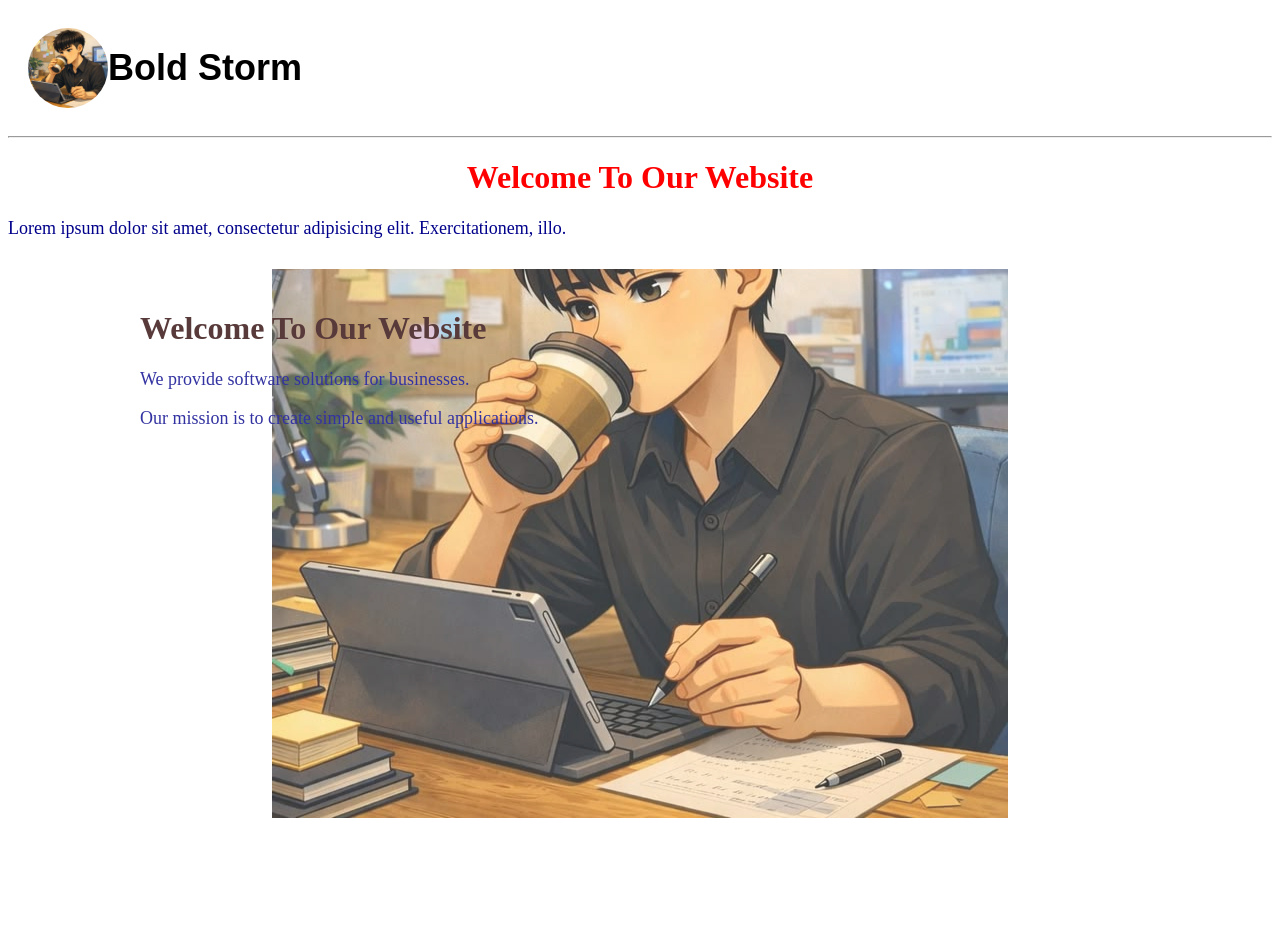
<file: Css/index.html>
<!DOCTYPE html>
<html lang="en">
<head>
    <meta charset="UTF-8">
    <meta name="viewport" content="width=device-width, initial-scale=1.0">
    <title>CSS</title>
    <style>
p {
 color: blue;
}
</style>
<link rel="stylesheet" href="style.css">
</head>
<body>
    <header> <img src="Logo.jpg" alt="Storm"> 
        <h1> Bold Storm</h1></header><hr>
    <h1  style="color:red; text-align: center
;">
 Welcome To Our Website
</h1>
<P>Lorem ipsum dolor sit amet, consectetur adipisicing elit. Exercitationem, illo.</P>

<div class="container">

    <h1>Welcome To Our Website</h1>

    <p>We provide software solutions for businesses.</p>

    <p>Our mission is to create simple and useful applications.</p>

</div>

</body>
</html>
</file>
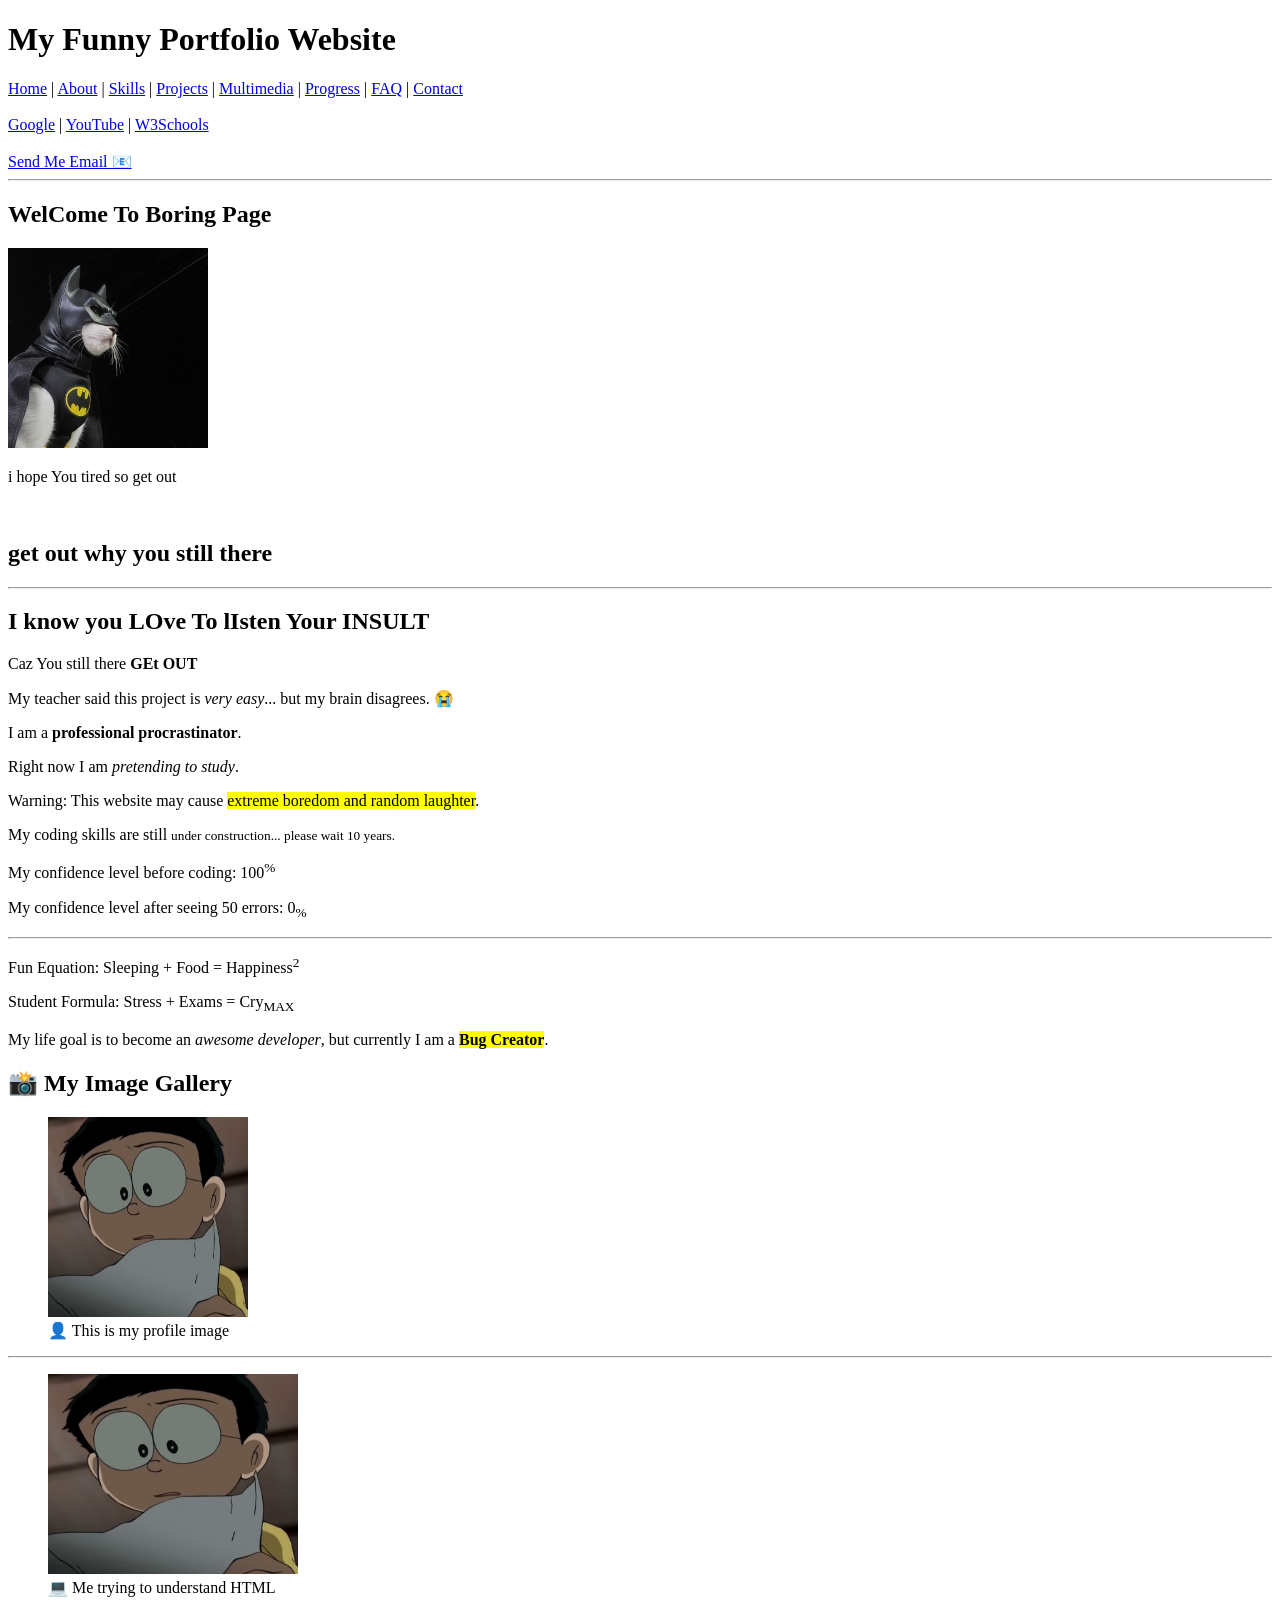
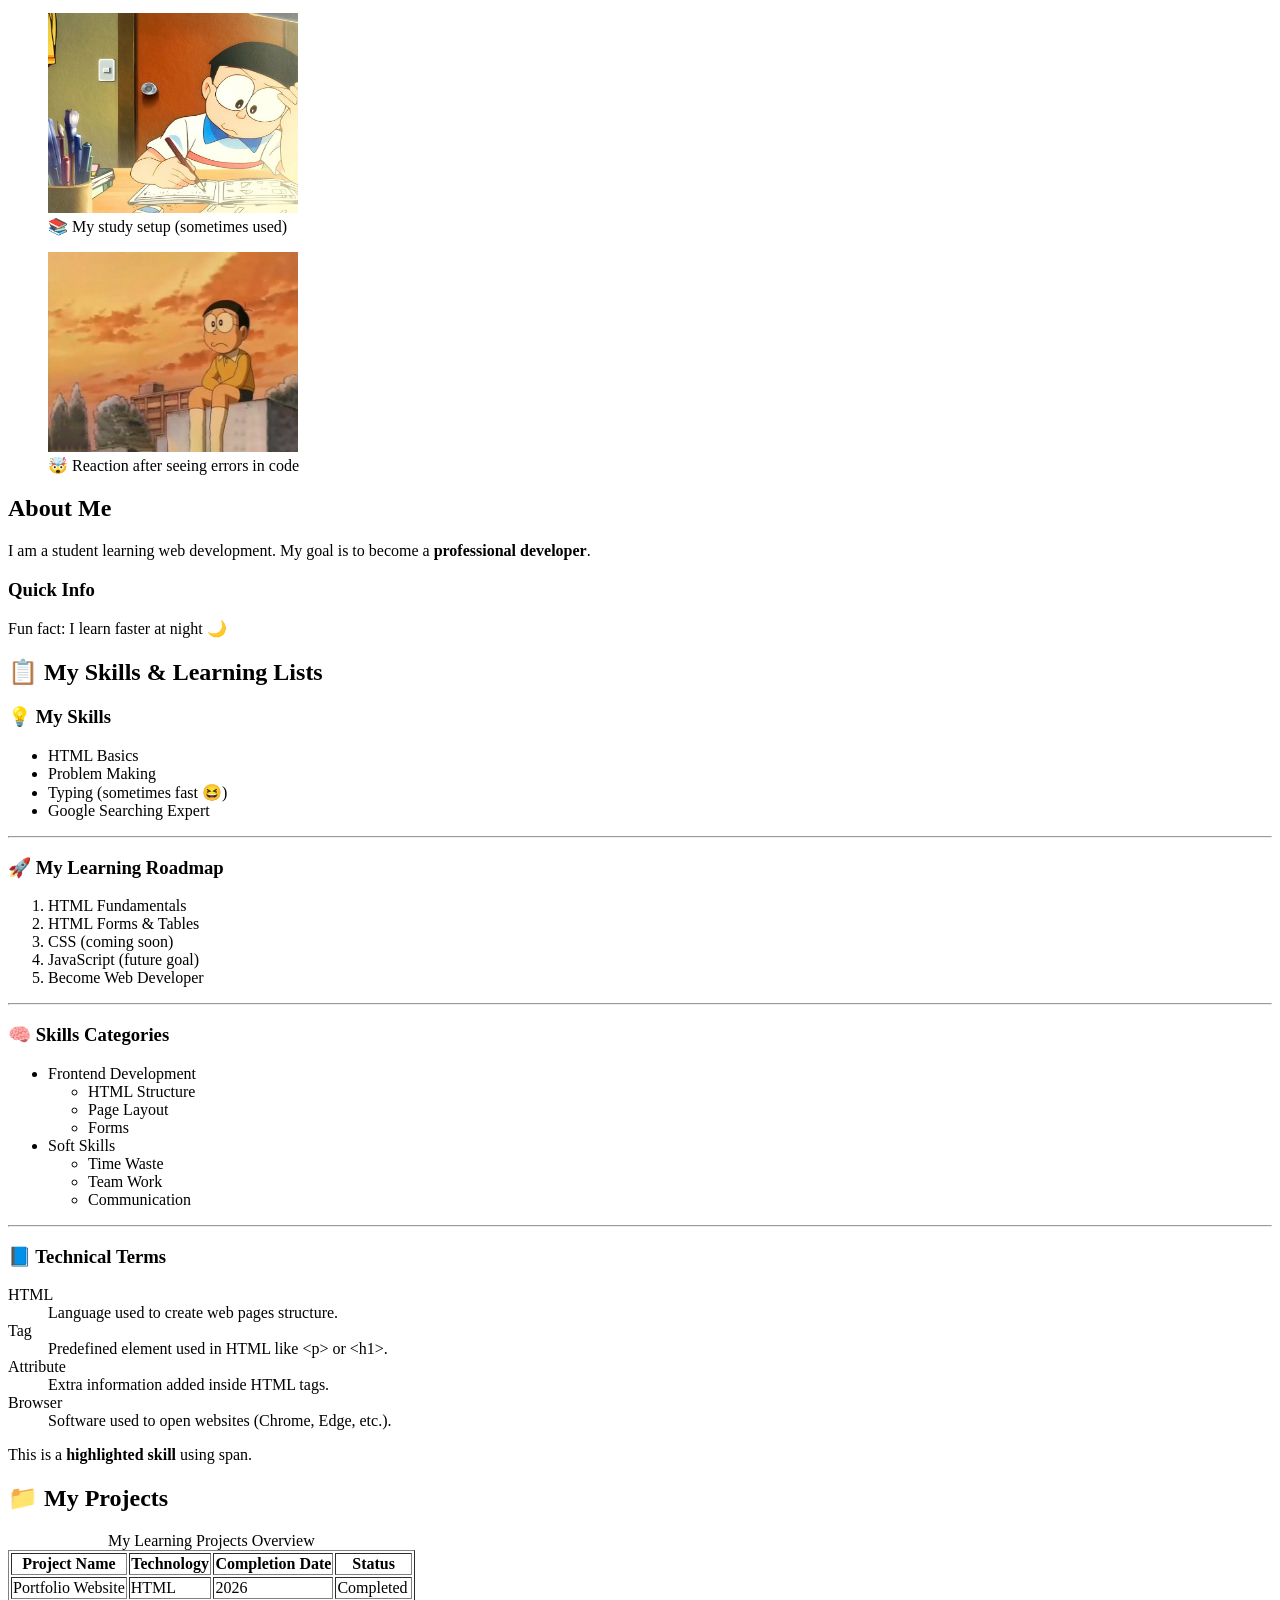
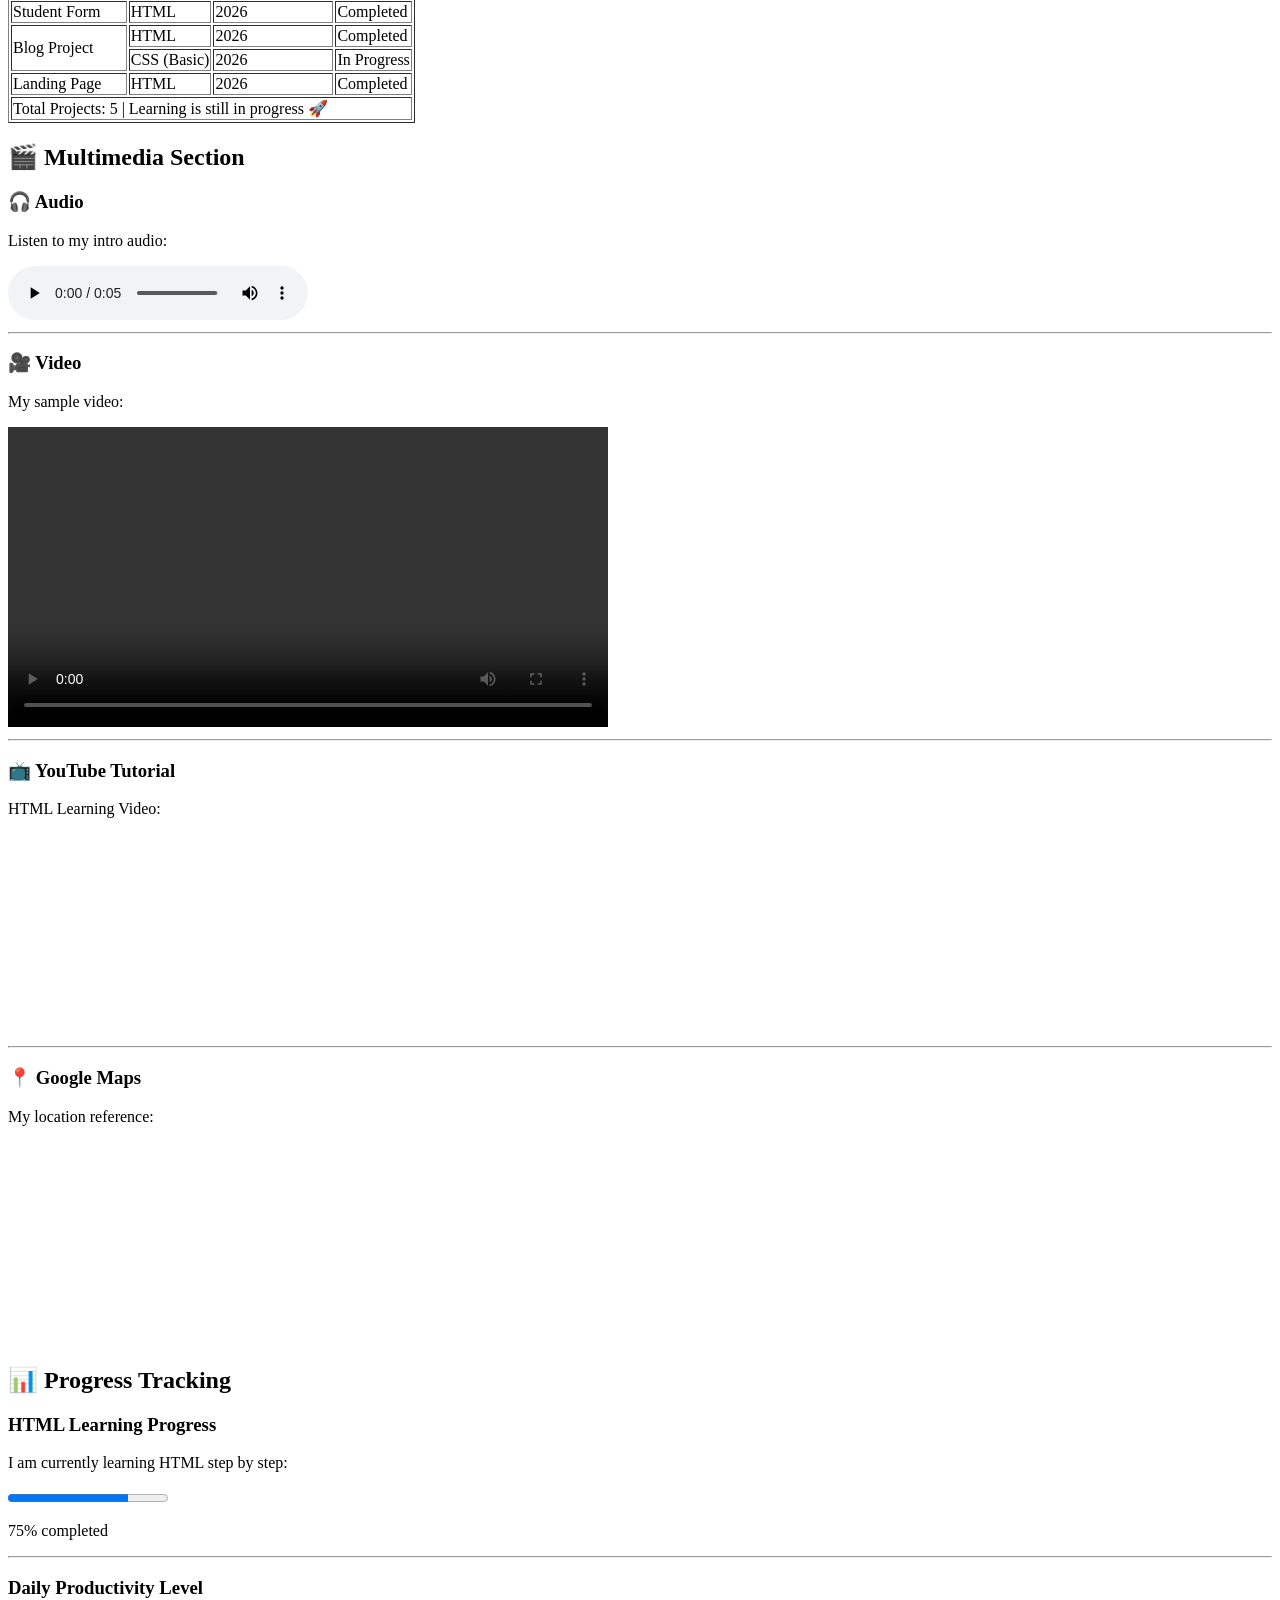
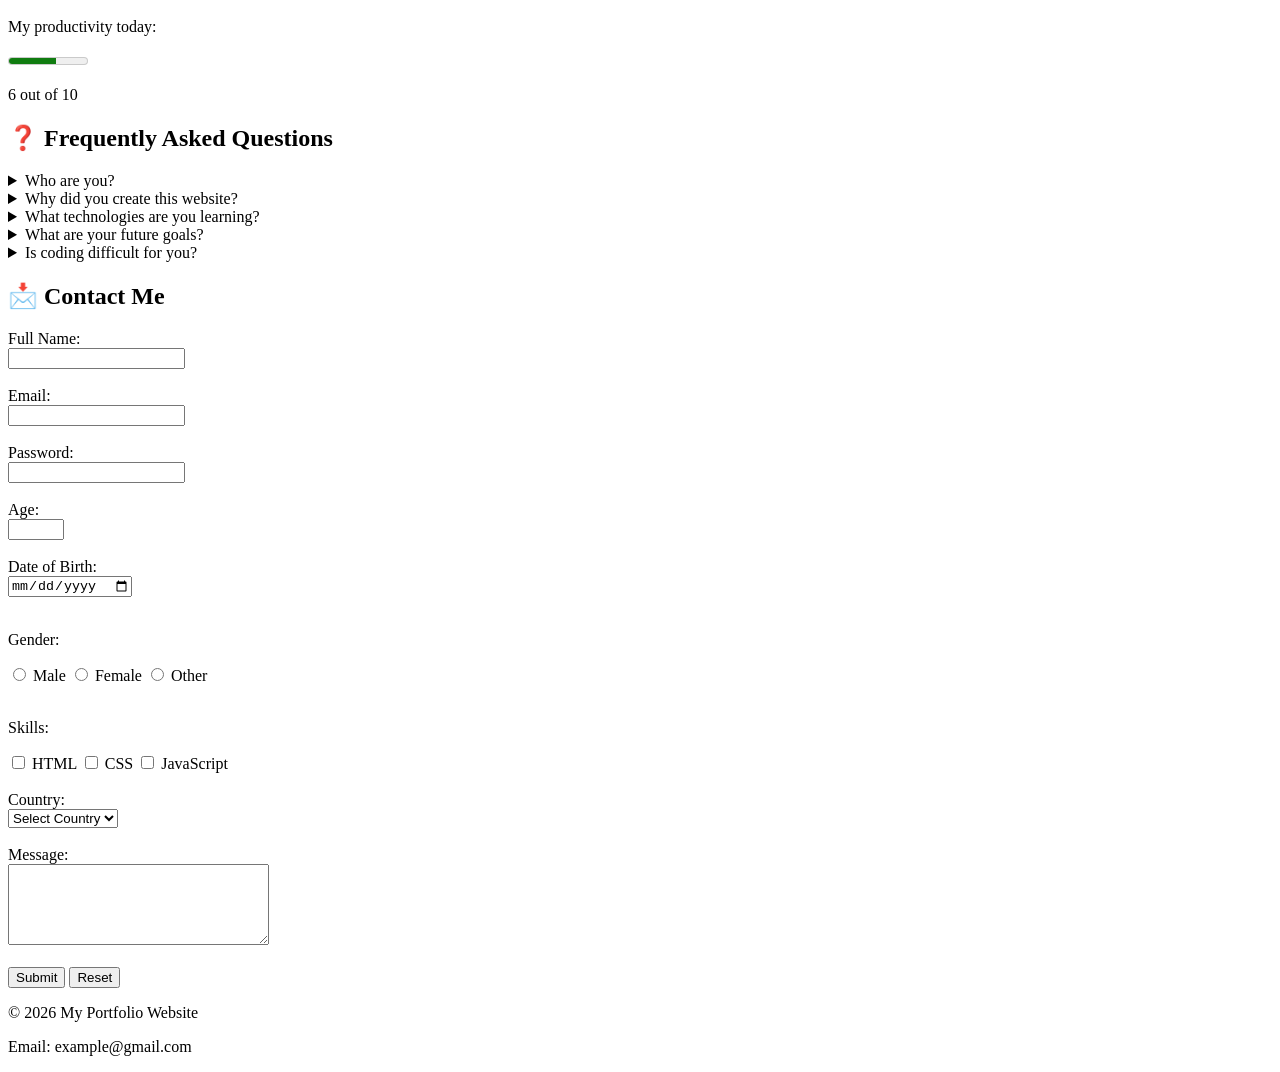
<file: Html-Task/index.html>
<!doctype html>
<html lang="en">
<head>
    <meta charset="UTF-8" />
    <meta name="viewport" content="width=device-width, initial-scale=1.0" />
    <title>Document</title>
</head>
<body>

<!-- NAVIGATION SECTION -->
<header>
    <h1> My Funny Portfolio Website</h1>

    <nav>
        <!-- Internal Links -->
        <a href="#home">Home</a> |
        <a href="#about">About</a> |
        <a href="#skills">Skills</a> |
        <a href="#projects">Projects</a> |
        <a href="#multimedia">Multimedia</a> |
        <a href="#progress">Progress</a> |
        <a href="#faq">FAQ</a> |
        <a href="#contact">Contact</a>

        <br><br>

        <!-- External Links -->
        <a href="https://www.google.com" target="_blank">Google</a> |
        <a href="https://www.youtube.com" target="_blank">YouTube</a> |
        <a href="https://www.w3schools.com" target="_blank">W3Schools</a>

        <br><br>

        <!-- Email Link -->
        <a href="mailto:yourname@gmail.com">Send Me Email 📧</a>
    </nav>

    <hr>
</header>

<main>

    <!-- HOME SECTION -->
    <section id="home">
        <h1>WelCome To Boring Page</h1>
        <img src="Saad on TikTok.jfif" alt="" height="200" width="200" />
        <p>i hope You tired so get out</p>
        <br />
        <h2>get out why you still there</h2>
        <hr />
        <h2>I know you LOve To lIsten Your <strong> INSULT </strong></h2>
        <p>Caz You still there <b>GEt OUT </b></p>

        <p>My teacher said this project is <em>very easy</em>... but my brain disagrees. 😭</p>
        <p>I am a <b>professional procrastinator</b>.</p>
        <p>Right now I am <i>pretending to study</i>.</p>
        <p>Warning: This website may cause <mark>extreme boredom and random laughter</mark>.</p>
        <p>My coding skills are still <small>under construction... please wait 10 years.</small></p>
        <p>My confidence level before coding: 100<sup>%</sup></p>
        <p>My confidence level after seeing 50 errors: 0<sub>%</sub></p>
        <hr />
        <p>Fun Equation: Sleeping + Food = Happiness<sup>2</sup></p>
        <p>Student Formula: Stress + Exams = Cry<sub>MAX</sub></p>
        <p>My life goal is to become an <em>awesome developer</em>, but currently I am a <mark><b>Bug Creator</b></mark>.</p>
    </section>

    <!-- ABOUT / IMAGES SECTION -->
    <section id="about">
        <h2>📸 My Image Gallery</h2>

        <figure>
            <img src="Nobita Sad Image 🥺.jpg" alt="My Profile Picture" width="200" height="200">
            <figcaption>👤 This is my profile image</figcaption>
        </figure>

        <hr>

        <figure>
            <img src="Nobita Sad Image 🥺.jpg" alt="Coding on laptop" width="250" height="200">
            <figcaption>💻 Me trying to understand HTML</figcaption>
        </figure>

        <figure>
            <img src="Nobita.jpg" alt="Books and study table" width="250" height="200">
            <figcaption>📚 My study setup (sometimes used)</figcaption>
        </figure>

        <figure>
            <img src="800163058821112977.jpg" alt="Funny confused student face" width="250" height="200">
            <figcaption>🤯 Reaction after seeing errors in code</figcaption>
        </figure>

        <article>
            <h2>About Me</h2>
            <p>I am a student learning web development. My goal is to become a <strong>professional developer</strong>.</p>
        </article>

        <aside>
            <h3>Quick Info</h3>
            <p>Fun fact: I learn faster at night 🌙</p>
        </aside>
    </section>

    <!-- SKILLS SECTION -->
    <section id="skills">
        <h2>📋 My Skills & Learning Lists</h2>

        <h3>💡 My Skills</h3>
        <ul>
            <li>HTML Basics</li>
            <li>Problem Making</li>
            <li>Typing (sometimes fast 😆)</li>
            <li>Google Searching Expert</li>
        </ul>

        <hr>

        <h3>🚀 My Learning Roadmap</h3>
        <ol>
            <li>HTML Fundamentals</li>
            <li>HTML Forms & Tables</li>
            <li>CSS (coming soon)</li>
            <li>JavaScript (future goal)</li>
            <li>Become Web Developer</li>
        </ol>

        <hr>

        <h3>🧠 Skills Categories</h3>
        <ul>
            <li>Frontend Development
                <ul>
                    <li>HTML Structure</li>
                    <li>Page Layout</li>
                    <li>Forms</li>
                </ul>
            </li>
            <li>Soft Skills
                <ul>
                    <li>Time Waste</li>
                    <li>Team Work</li>
                    <li>Communication</li>
                </ul>
            </li>
        </ul>

        <hr>

        <h3>📘 Technical Terms</h3>
        <dl>
            <dt>HTML</dt>
            <dd>Language used to create web pages structure.</dd>
            <dt>Tag</dt>
            <dd>Predefined element used in HTML like &lt;p&gt; or &lt;h1&gt;.</dd>
            <dt>Attribute</dt>
            <dd>Extra information added inside HTML tags.</dd>
            <dt>Browser</dt>
            <dd>Software used to open websites (Chrome, Edge, etc.).</dd>
        </dl>

        <div>
            <p>This is a <span style="font-weight:bold;">highlighted skill</span> using span.</p>
        </div>
    </section>

    <!-- PROJECTS SECTION -->
    <section id="projects">
        <h2>📁 My Projects</h2>

        <table border="1">
            <caption>My Learning Projects Overview</caption>

            <thead>
                <tr>
                    <th>Project Name</th>
                    <th>Technology</th>
                    <th>Completion Date</th>
                    <th>Status</th>
                </tr>
            </thead>

            <tbody>
                <tr>
                    <td>Portfolio Website</td>
                    <td>HTML</td>
                    <td>2026</td>
                    <td>Completed</td>
                </tr>

                <tr>
                    <td>Student Form</td>
                    <td>HTML</td>
                    <td>2026</td>
                    <td>Completed</td>
                </tr>

                <tr>
                    <td rowspan="2">Blog Project</td>
                    <td>HTML</td>
                    <td>2026</td>
                    <td>Completed</td>
                </tr>

                <tr>
                    <td>CSS (Basic)</td>
                    <td>2026</td>
                    <td>In Progress</td>
                </tr>

                <tr>
                    <td>Landing Page</td>
                    <td>HTML</td>
                    <td>2026</td>
                    <td>Completed</td>
                </tr>
            </tbody>

            <tfoot>
                <tr>
                    <td colspan="4">Total Projects: 5 | Learning is still in progress 🚀</td>
                </tr>
            </tfoot>
        </table>
    </section>

    <!-- MULTIMEDIA SECTION -->
    <section id="multimedia">
        <h2>🎬 Multimedia Section</h2>

        <h3>🎧 Audio</h3>
        <p>Listen to my intro audio:</p>
        <audio src="Ronaldo _184041983.wav" controls></audio>

        <hr>

        <h3>🎥 Video</h3>
        <p>My sample video:</p>
        <video src="Videoo.mp4" controls autoplay height="300"></video>

        <hr>

        <h3>📺 YouTube Tutorial</h3>
        <p>HTML Learning Video:</p>
        <iframe width="360" height="200" src="https://www.youtube.com/embed/qz0aGYrrlhU?si=LNqgMld1IviRSC_B" title="YouTube video player" frameborder="0" allow="accelerometer; autoplay; clipboard-write; encrypted-media; gyroscope; picture-in-picture; web-share" referrerpolicy="strict-origin-when-cross-origin" allowfullscreen></iframe>

        <hr>

        <h3>📍 Google Maps</h3>
        <p>My location reference:</p>
        <iframe src="https://www.google.com/maps/embed?pb=!1m18!1m12!1m3!1d1513.6217333907048!2d71.57935144782077!3d34.01448708014927!2m3!1f0!2f0!3f0!3m2!1i1024!2i768!4f13.1!3m3!1m2!1s0x38d93d006130e29d%3A0x43b7995294e84ea6!2sFamily%20park%20chacha%20younas%20park!5e1!3m2!1sen!2s!4v1781682613928!5m2!1sen!2s" width="300" height="200" style="border:0;" allowfullscreen="" loading="lazy" referrerpolicy="no-referrer-when-downgrade"></iframe>
    </section>

    <!-- PROGRESS SECTION -->
    <section id="progress">
        <h2>📊 Progress Tracking</h2>

        <h3>HTML Learning Progress</h3>
        <p>I am currently learning HTML step by step:</p>
        <progress value="75" max="100"></progress>
        <p>75% completed</p>

        <hr>

        <h3>Daily Productivity Level</h3>
        <p>My productivity today:</p>
        <meter value="6" min="0" max="10"></meter>
        <p>6 out of 10</p>
    </section>

    <!-- FAQ SECTION -->
    <section id="faq">
        <h2>❓ Frequently Asked Questions</h2>

        <details>
            <summary>Who are you?</summary>
            <p>I am a student learning HTML and web development.</p>
        </details>

        <details>
            <summary>Why did you create this website?</summary>
            <p>To complete my HTML final assessment project and improve my skills.</p>
        </details>

        <details>
            <summary>What technologies are you learning?</summary>
            <p>Currently I am learning HTML, and next I will learn CSS and JavaScript.</p>
        </details>

        <details>
            <summary>What are your future goals?</summary>
            <p>To become a professional full-stack web developer.</p>
        </details>

        <details>
            <summary>Is coding difficult for you?</summary>
            <p>Sometimes yes, but practice makes it easier every day.</p>
        </details>
    </section>

    <!-- CONTACT SECTION -->
    <section id="contact">
        <h2>📩 Contact Me</h2>

        <form>
            <label for="name">Full Name:</label><br>
            <input type="text" id="name" name="name" required>
            <br><br>

            <label for="email">Email:</label><br>
            <input type="email" id="email" name="email" required>
            <br><br>

            <label for="password">Password:</label><br>
            <input type="password" id="password" name="password" required>
            <br><br>

            <label for="age">Age:</label><br>
            <input type="number" id="age" name="age" min="1" max="100" required>
            <br><br>

            <label for="dob">Date of Birth:</label><br>
            <input type="date" id="dob" name="dob" required>
            <br><br>

            <p>Gender:</p>
            <input type="radio" id="male" name="gender" value="male" required>
            <label for="male">Male</label>
            <input type="radio" id="female" name="gender" value="female">
            <label for="female">Female</label>
            <input type="radio" id="other" name="gender" value="other">
            <label for="other">Other</label>
            <br><br>

            <p>Skills:</p>
            <input type="checkbox" id="html" name="skills" value="HTML">
            <label for="html">HTML</label>
            <input type="checkbox" id="css" name="skills" value="CSS">
            <label for="css">CSS</label>
            <input type="checkbox" id="js" name="skills" value="JavaScript">
            <label for="js">JavaScript</label>
            <br><br>

            <label for="country">Country:</label><br>
            <select id="country" name="country" required>
                <option value="">Select Country</option>
                <option value="pakistan">Pakistan</option>
                <option value="india">India</option>
                <option value="usa">USA</option>
                <option value="uk">UK</option>
            </select>
            <br><br>

            <label for="message">Message:</label><br>
            <textarea id="message" name="message" rows="5" cols="30" required></textarea>
            <br><br>

            <input type="submit" value="Submit">
            <input type="reset" value="Reset">
        </form>
    </section>

</main>

<!-- FOOTER -->
<footer>
    <p>© 2026 My Portfolio Website</p>
    <p>Email: example@gmail.com</p>
</footer>

</body>
</html>
</file>
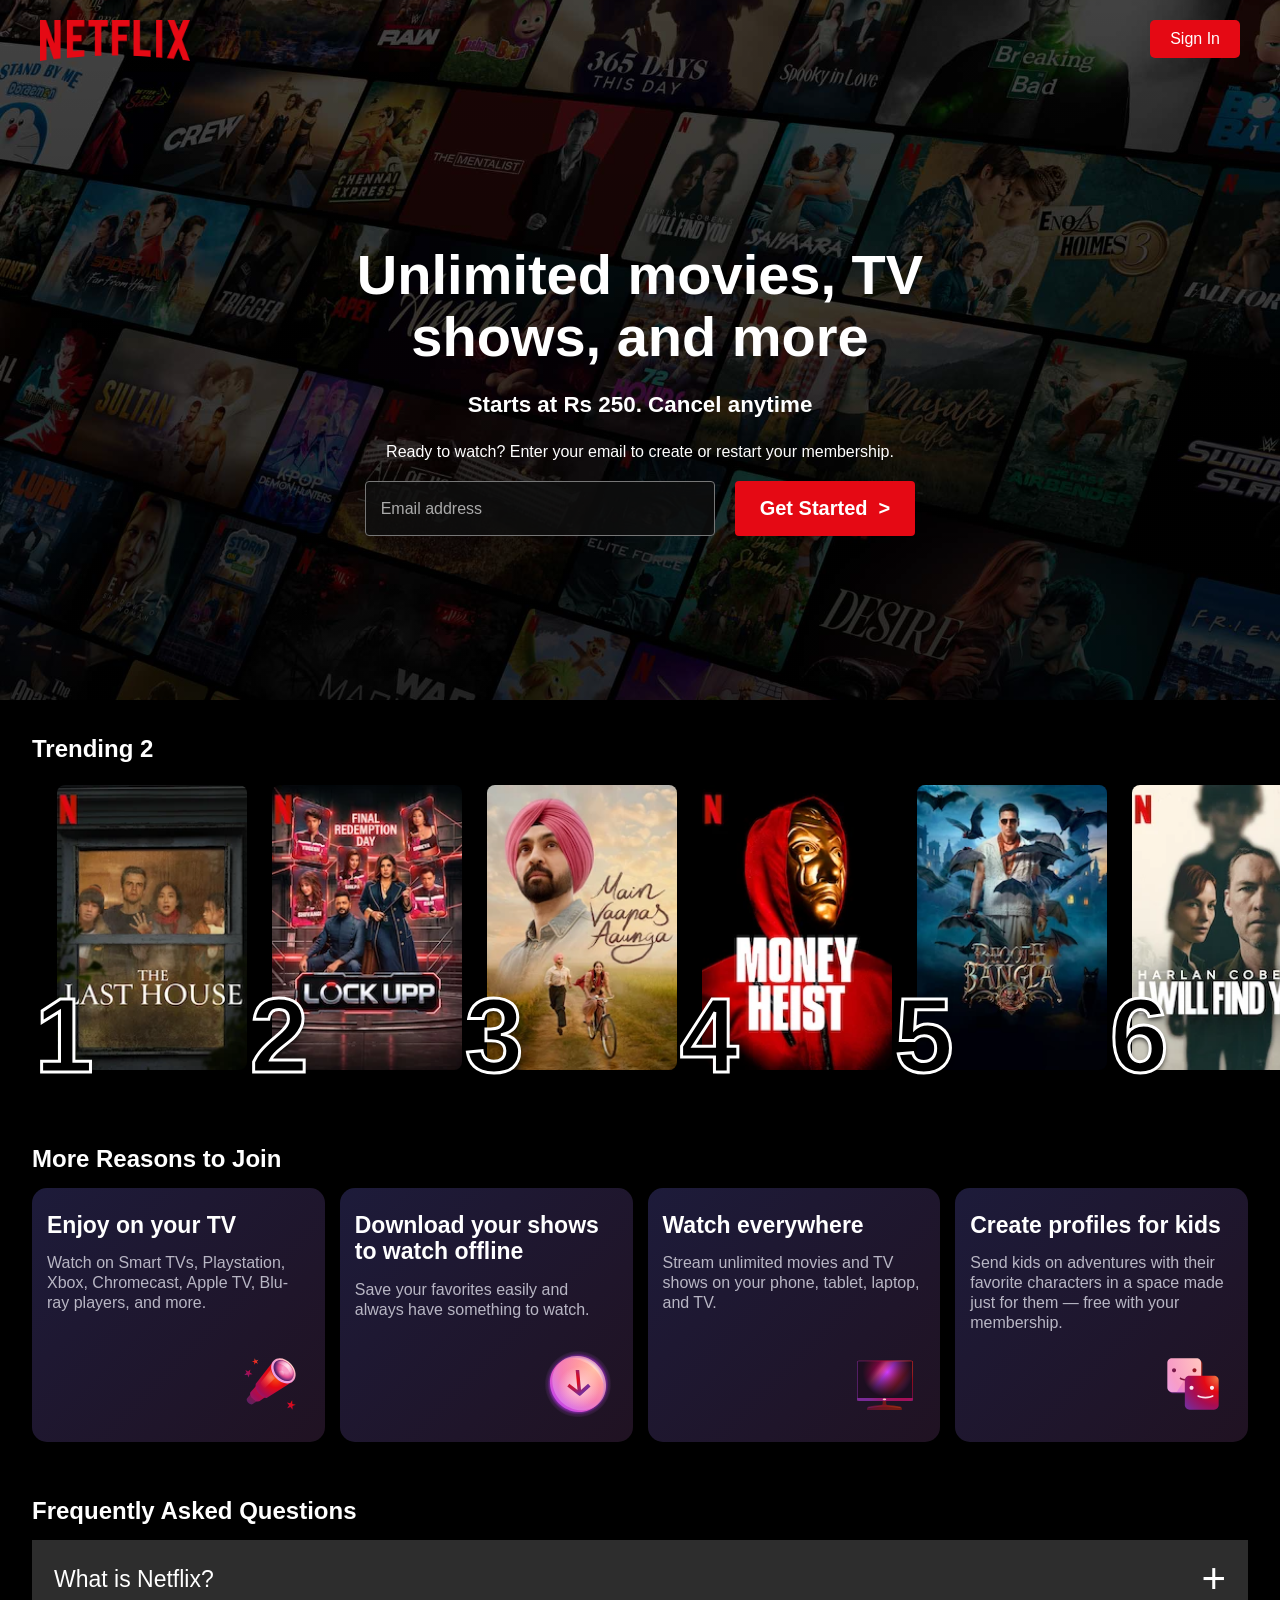
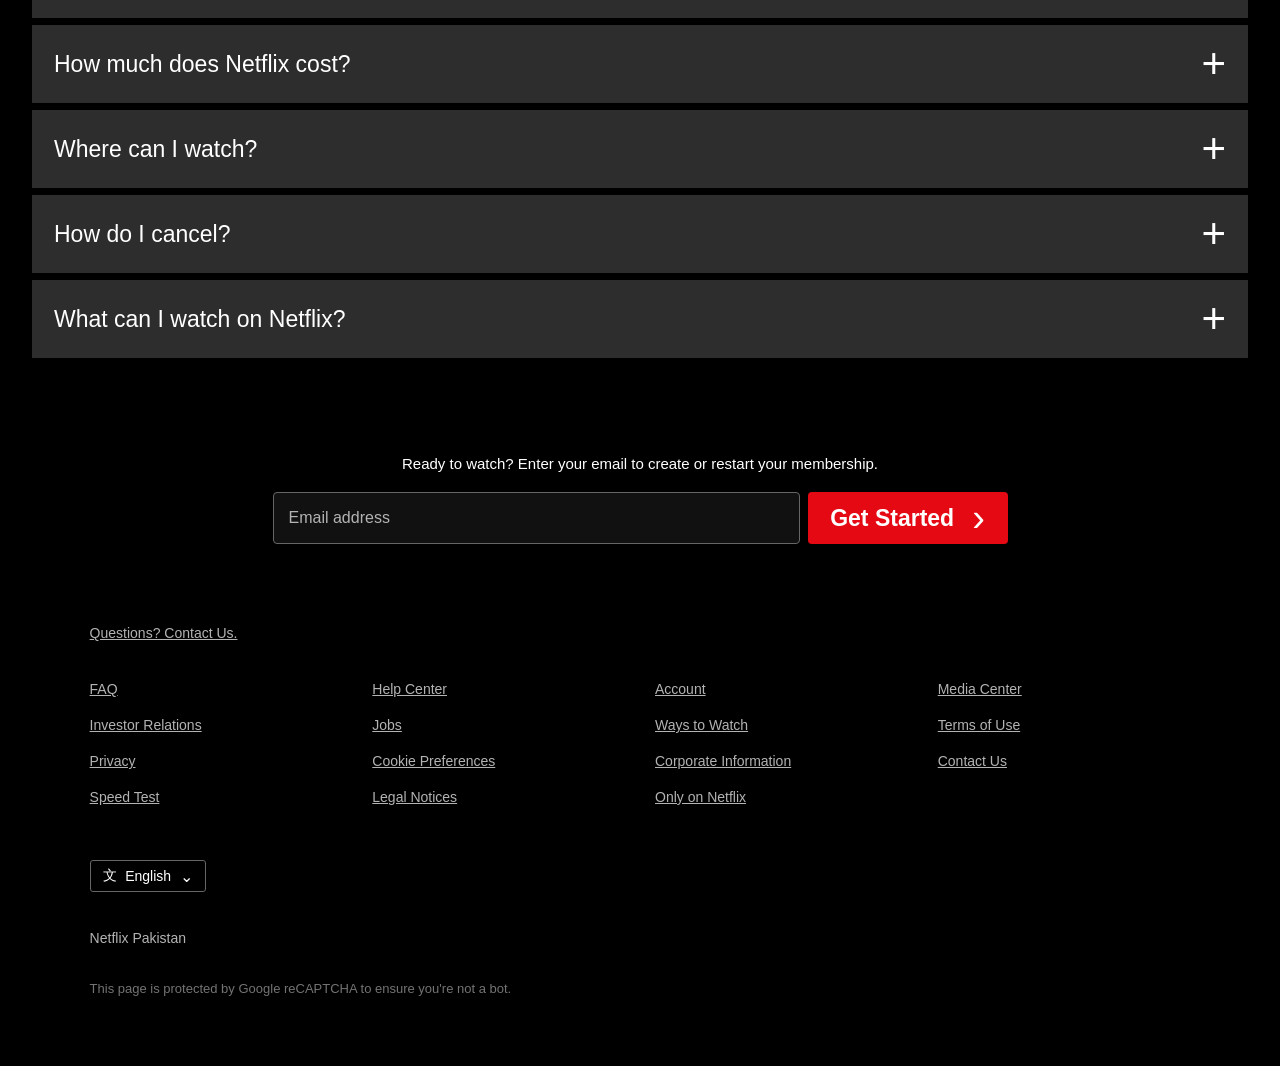
<file: Netflix/index.html>
<!doctype html>
<html lang="en">
  <head>
    <meta charset="UTF-8" />
    <meta name="viewport" content="width=device-width, initial-scale=1.0" />
    <title>Netflix Pakistan-Watch Tv Shows Online</title>
    <link rel="stylesheet" href="style.css" />
  </head>
  <body>
    <header>
      <img src="netFlix LOgo.png" alt="Netflix Logo" width="150" id="Logo" />
      <input type="button" value="Sign In" id="sign-in" />
    </header>
    <main>
      <h1>Unlimited movies, TV <br />shows, and more</h1>
      <h4>Starts at Rs 250. Cancel anytime</h4>
      <p>
        Ready to watch? Enter your email to create or restart your membership.
      </p>
      <div class="Email">
        <input
          type="email"
          placeholder="Email address"
          style="padding: 10px; width: 300px; margin-right: 10px"
          id="Email"
        />
        <input type="button" value="Get Started  >" id="Get_Start" />
      </div>
    </main>

    <section class="second-section">
      <h2>Trending 2</h2>

      <div class="movie">
        <img src="Poster1.webp" alt="" class="poster" />
        <span>1</span>
      </div>
      <div class="movie">
        <img src="poster2.webp" alt="" class="poster" />
        <span>2</span>
      </div>
      <div class="movie">
        <img src="poster3.webp" alt="" class="poster" />
        <span>3</span>
      </div>
      <div class="movie">
        <img src="poster4.webp" alt="" class="poster" />
        <span>4</span>
      </div>
      <div class="movie">
        <img src="poster5.webp" alt="" class="poster" />
        <span>5</span>
      </div>
      <div class="movie">
        <img src="poster6.webp" alt="" class="poster" />

        <span>6</span>
      </div>
      <div class="movie">
        <img src="poster7.webp" alt="" class="poster" />

        <span>7</span>
      </div>
      <div class="movie">
        <img src="poster8.webp" alt="" class="poster" />

        <span>8</span>
      </div>
      <div class="movie">
        <img src="poster9.webp" alt="" class="poster" />

        <span>9</span>
      </div>
      <div class="movie">
        <img src="poster10.webp" alt="" class="poster" />

        <span>10</span>
      </div>
    </section>
    <section class="reasons-section">
      <h2>More Reasons to Join</h2>

      <div class="reason-cards">
        <div class="reason-card">
          <div>
            <h3>Enjoy on your TV</h3>
            <p>
              Watch on Smart TVs, Playstation, Xbox, Chromecast, Apple TV,
              Blu-ray players, and more.
            </p>
          </div>

          <div class="card-icon"><img src="png1.svg" alt="" /></div>
        </div>

        <div class="reason-card">
          <div>
            <h3>Download your shows to watch offline</h3>
            <p>
              Save your favorites easily and always have something to watch.
            </p>
          </div>

          <div class="card-icon"><img src="png4.svg" alt="" /></div>
        </div>

        <div class="reason-card">
          <div>
            <h3>Watch everywhere</h3>
            <p>
              Stream unlimited movies and TV shows on your phone, tablet,
              laptop, and TV.
            </p>
          </div>

          <div class="card-icon"><img src="png3.svg" alt="" /></div>
        </div>

        <div class="reason-card">
          <div>
            <h3>Create profiles for kids</h3>
            <p>
              Send kids on adventures with their favorite characters in a space
              made just for them — free with your membership.
            </p>
          </div>

          <div class="card-icon"><img src="png2.svg" alt="" /></div>
        </div>
      </div>

      <div class="faq-section">
        <h2>Frequently Asked Questions</h2>

        <div class="faq">
          <span>What is Netflix?</span>
          <span class="plus">+</span>
        </div>

        <div class="faq">
          <span>How much does Netflix cost?</span>
          <span class="plus">+</span>
        </div>

        <div class="faq">
          <span>Where can I watch?</span>
          <span class="plus">+</span>
        </div>

        <div class="faq">
          <span>How do I cancel?</span>
          <span class="plus">+</span>
        </div>

        <div class="faq">
          <span>What can I watch on Netflix?</span>
          <span class="plus">+</span>
        </div>
      </div>
    </section>
    <footer class="footer">
      <!-- Email Section -->
      <div class="footer-signup">
        <p>
          Ready to watch? Enter your email to create or restart your membership.
        </p>

        <div class="signup-form">
          <input type="email" placeholder="Email address" />
          <button>
            Get Started
            <span>›</span>
          </button>
        </div>
      </div>

      <!-- Footer Content -->
      <div class="footer-content">
        <a href="#" class="contact">Questions? Contact Us.</a>

        <div class="footer-links">
          <div>
            <a href="#">FAQ</a>
            <a href="#">Investor Relations</a>
            <a href="#">Privacy</a>
            <a href="#">Speed Test</a>
          </div>

          <div>
            <a href="#">Help Center</a>
            <a href="#">Jobs</a>
            <a href="#">Cookie Preferences</a>
            <a href="#">Legal Notices</a>
          </div>

          <div>
            <a href="#">Account</a>
            <a href="#">Ways to Watch</a>
            <a href="#">Corporate Information</a>
            <a href="#">Only on Netflix</a>
          </div>

          <div>
            <a href="#">Media Center</a>
            <a href="#">Terms of Use</a>
            <a href="#">Contact Us</a>
          </div>
        </div>

        <!-- Language -->
        <button class="language">
          <span>文</span> English
          <span class="arrow">⌄</span>
        </button>

        <p class="country">Netflix Pakistan</p>

        <p class="captcha">
          This page is protected by Google reCAPTCHA to ensure you're not a bot.
        </p>
      </div>
    </footer>
  </body>
</html>
</file>
<file: Css/style.css>
.Intro {
    background-color: aqua;
    text-align: center;
}
header{
    display: flex;
    justify-content: flex-start;
    align-items: center;
    padding: 20px;

}


header h1{
    margin: 0;
    font-size: 36px;
    font-weight: bold;
    color: black;
    font-family: 'Franklin Gothic Medium', 'Arial Narrow', Arial, sans-serif;
}

header img{
    width: 80px;
    height: 80px;
    border-radius: 50%;   /* Circle Shape */
    object-fit: cover;
}
.para1 {
    background-color: yellow;
    text-decoration: chartreuse;
}



.container{

    /* Width & Height */
    width:1000px;
    height:600px;

    margin:30px auto;
    padding:20px;

    /* Text Transparency */
    opacity:0.8;

    /* Background Image */
    background-image:url("Logo.jpg");

    /* Background Repeat */
    background-repeat:no-repeat;

    /* Background Attachment */
    background-attachment:fixed;

    /* Background Size */
    background-size:contain;

    /* Background Position */
    background-position:center center;

    /* Background Shorthand */
    background:
        rgba(255,255,255,0.8)
        url("Logo.jpg")
        no-repeat
        fixed
        center center;
}

h1{
    color:rgb(47,10,10);
}

p{
    color:darkblue;
    font-size:18px;
}
</file>
<file: Netflix/style.css>
/* RESET */
* {
  margin: 0;
  padding: 0;
  box-sizing: border-box;
  font-family: Arial, sans-serif;
}
html {
  scroll-behavior: smooth;
}
body {
  min-height: 100vh;
  background: #000;
  color: white;
}

/* HEADER */
header {
  position: absolute;
  top: 0;
  left: 0;
  width: 100%;
  height: 90px;
  z-index: 20;
}
#Logo {
  position: absolute;
  top: 20px;
  left: 40px;
  width: 150px;
  height: auto;
}
#sign-in {
  position: absolute;
  top: 20px;
  right: 40px;
  padding: 10px 20px;
  background: #e50914;
  color: white;
  border: none;
  border-radius: 5px;
  font-size: 16px;
  cursor: pointer;
  transition: background 0.25s ease;
}
#sign-in:hover {
  background: #f40612;
}

/* HERO SECTION */
main {
  position: relative;
  min-height: 700px;
  padding: 150px 20px 70px;
  display: flex;
  flex-direction: column;
  justify-content: center;
  align-items: center;
  text-align: center;
  background-image: linear-gradient(rgba(0, 0, 0, 0.65), rgba(0, 0, 0, 0.78)),
    url("netflix  bg.jpg");
  background-size: cover;
  background-position: center;
  background-repeat: no-repeat;
}
main h1 {
  color: white;
  font-size: 3.5rem;
  line-height: 1.1;
  font-weight: 800;
  margin: 0;
}
main h4 {
  color: white;
  font-size: 1.4rem;
  margin-top: 25px;
}
main p {
  color: white;
  font-size: 1rem;
  margin-top: 25px;
}

/* EMAIL INPUT */
.Email {
  display: flex;
  justify-content: center;
  align-items: center;
  gap: 10px;
  margin-top: 20px;
}
#Email {
  width: 350px !important;
  height: 55px;
  padding: 0 15px !important;
  background: rgba(15, 15, 15, 0.85);
  border: 1px solid #777;
  border-radius: 4px;
  color: white;
  font-size: 16px;
}
#Email::placeholder {
  color: #aaa;
}
#Get_Start {
  height: 55px;
  padding: 0 25px;
  background: #e50914;
  color: white;
  border: none;
  border-radius: 4px;
  font-size: 20px;
  font-weight: bold;
  cursor: pointer;
  transition: background 0.25s ease;
}
#Get_Start:hover {
  background: #f40612;
}

/* TRENDING MOVIES */
.second-section {
  position: relative;
  width: 100%;
  min-height: 390px;
  padding: 40px 32px 35px;
  background: #000;
  overflow-x: auto;
  overflow-y: hidden;
  display: flex;
  align-items: flex-start;
  gap: 25px;
  scrollbar-color: #555 #111;
  scrollbar-width: thin;
}
.second-section h2 {
  position: absolute;
  top: 35px;
  left: 32px;
  color: white;
  font-size: 24px;
  z-index: 15;
}
.second-section .movie {
  position: relative;
  flex: 0 0 190px;
  width: 190px;
  height: 285px;
  margin-top: 45px;
  z-index: 1;
  transition: transform 0.35s ease;
}
.second-section .movie:first-of-type {
  margin-left: 25px;
}
.poster {
  display: block;
  width: 190px;
  height: 285px;
  object-fit: cover;
  border-radius: 8px;
  transition: box-shadow 0.35s ease, filter 0.35s ease;
}
.movie:hover {
  transform: scale(1.08);
  z-index: 10;
}
.movie:hover .poster {
  box-shadow: 0 12px 30px rgba(0, 0, 0, 0.85);
}
.movie span {
  position: absolute;
  left: -22px;
  bottom: -8px;
  color: #000;
  font-size: 105px;
  font-weight: 900;
  line-height: 0.8;
  -webkit-text-stroke: 3px white;
  text-shadow: 0 3px 5px rgba(0, 0, 0, 0.8);
  z-index: 5;
  pointer-events: none;
  transition: transform 0.35s ease;
}
.movie:hover span {
  transform: scale(1.08);
}

/* SCROLLBAR */
.second-section::-webkit-scrollbar {
  height: 8px;
}
.second-section::-webkit-scrollbar-track {
  background: #111;
  border-radius: 10px;
}
.second-section::-webkit-scrollbar-thumb {
  background: #555;
  border-radius: 10px;
}
.second-section::-webkit-scrollbar-thumb:hover {
  background: #777;
}

/* REASONS SECTION */
.reasons-section {
  width: 100%;
  padding: 40px 32px;
  background: #000;
  color: white;
}
.reasons-section h2 {
  margin: 0 0 15px;
  font-size: 24px;
}
.reason-cards {
  display: grid;
  grid-template-columns: repeat(4, 1fr);
  gap: 15px;
}
.reason-card {
  position: relative;
  min-height: 254px;
  padding: 24px 15px;
  border-radius: 15px;
  background: linear-gradient(135deg, #1d1b3a, #201222);
  display: flex;
  flex-direction: column;
  justify-content: space-between;
  overflow: hidden;
  transition: transform 0.35s ease, box-shadow 0.35s ease;
}
.reason-card:hover {
  transform: scale(1.03);
  z-index: 5;
  box-shadow: 0 10px 30px rgba(0, 0, 0, 0.7);
}
.reason-card h3 {
  margin: 0 0 15px;
  font-size: 23px;
  line-height: 1.15;
}
.reason-card p {
  margin: 0;
  color: #b8b6c4;
  font-size: 16px;
  font-weight: 500;
  line-height: 1.25;
}
.card-icon {
  align-self: flex-end;
  margin-right: 5px;
  margin-bottom: -5px;
}
.card-icon img {
  width: 70px;
  height: 70px;
  object-fit: contain;
}

/* FAQ */
.faq-section {
  margin-top: 55px;
}
.faq-section h2 {
  margin: 0 0 15px;
  font-size: 24px;
}
.faq {
  position: relative;
  width: 100%;
  min-height: 78px;
  margin-bottom: 7px;
  padding: 0 22px;
  background: #2d2d2d;
  color: white;
  display: flex;
  align-items: center;
  justify-content: space-between;
  cursor: pointer;
  transition: background 0.2s ease;
}
.faq:hover {
  background: #414141;
}
.faq span:first-child {
  font-size: 23px;
}
.plus {
  font-size: 42px;
  font-weight: 200;
  line-height: 1;
  transition: transform 0.3s ease;
}
.faq:active {
  background: #505050;
}
.faq:active .plus {
  transform: rotate(45deg);
}

/* FOOTER */
.footer {
  background: #000;
  color: #b3b3b3;
  padding: 50px 7% 70px;
}
.footer-signup {
  text-align: center;
  margin-bottom: 80px;
}
.footer-signup p {
  margin: 0 0 20px;
  color: white;
  font-size: 15px;
}
.signup-form {
  display: flex;
  justify-content: center;
  gap: 8px;
}
.signup-form input {
  width: 527px;
  height: 52px;
  padding: 0 15px;
  background: #111;
  border: 1px solid #666;
  border-radius: 4px;
  color: white;
  font-size: 16px;
}
.signup-form input::placeholder {
  color: #b3b3b3;
}
.signup-form button {
  width: 200px;
  height: 52px;
  border: none;
  border-radius: 4px;
  background: #e50914;
  color: white;
  font-size: 23px;
  font-weight: bold;
  cursor: pointer;
  display: flex;
  align-items: center;
  justify-content: center;
  gap: 18px;
  transition: background 0.2s ease;
}
.signup-form button:hover {
  background: #f40612;
}
.signup-form button span {
  font-size: 38px;
  font-weight: 300;
  line-height: 0;
}

.footer-content {
  max-width: 1150px;
  margin: auto;
}
.contact {
  display: inline-block;
  margin-bottom: 40px;
  color: #b3b3b3;
  font-size: 14px;
  text-decoration: underline;
}
.footer-links {
  display: grid;
  grid-template-columns: repeat(4, 1fr);
  gap: 30px;
  margin-bottom: 55px;
}
.footer-links div {
  display: flex;
  flex-direction: column;
  gap: 20px;
}
.footer-links a {
  color: #b3b3b3;
  font-size: 14px;
  text-decoration: underline;
}
.footer-links a:hover {
  color: white;
}

.language {
  min-width: 116px;
  height: 32px;
  padding: 0 12px;
  background: #000;
  color: white;
  border: 1px solid #666;
  border-radius: 3px;
  font-size: 14px;
  cursor: pointer;
  display: flex;
  align-items: center;
  justify-content: space-between;
  gap: 8px;
}
.language .arrow {
  font-size: 16px;
}
.country {
  color: #b3b3b3;
  font-size: 14px;
  margin-top: 38px;
}
.captcha {
  color: #737373;
  font-size: 13px;
  margin-top: 35px;
}

/* TABLET */
@media (max-width: 900px) {
  main h1 {
    font-size: 2.8rem;
  }
  .reason-cards {
    grid-template-columns: repeat(2, 1fr);
  }
  .footer-links {
    grid-template-columns: repeat(2, 1fr);
  }
}

/* MOBILE */
@media (max-width: 600px) {
  main {
    min-height: 650px;
    padding: 120px 20px 50px;
  }
  main h1 {
    font-size: 2.2rem;
  }
  main h4 {
    font-size: 1.1rem;
  }
  main p {
    font-size: 0.9rem;
  }
  #Logo {
    left: 20px;
    width: 120px;
  }
  #sign-in {
    right: 20px;
    padding: 8px 15px;
  }
  .Email {
    width: 100%;
    flex-direction: column;
    align-items: center;
  }
  #Email {
    width: 100% !important;
    max-width: 350px;
  }
  #Get_Start {
    width: 150px;
  }

  .second-section {
    min-height: 330px;
    padding: 35px 15px 25px;
  }
  .second-section h2 {
    left: 15px;
    font-size: 21px;
  }
  .second-section .movie {
    flex-basis: 160px;
    width: 160px;
    height: 240px;
    margin-top: 40px;
  }
  .second-section .movie:first-of-type {
    margin-left: 25px;
  }
  .poster {
    width: 160px;
    height: 240px;
  }
  .movie span {
    font-size: 85px;
    left: -18px;
  }

  .reasons-section {
    padding: 35px 15px;
  }
  .reason-cards {
    grid-template-columns: 1fr;
  }
  .reason-card {
    min-height: 230px;
  }
  .reason-card h3 {
    font-size: 20px;
  }

  .faq {
    min-height: 70px;
    padding: 0 15px;
  }
  .faq span:first-child {
    font-size: 18px;
  }
  .plus {
    font-size: 35px;
  }

  .footer {
    padding: 40px 25px 60px;
  }
  .footer-signup {
    margin-bottom: 60px;
  }
  .signup-form {
    flex-direction: column;
    align-items: center;
  }
  .signup-form input {
    width: 100%;
  }
  .signup-form button {
    width: 160px;
    font-size: 18px;
  }
  .footer-links {
    grid-template-columns: repeat(2, 1fr);
    gap: 30px 20px;
  }
}
</file>
